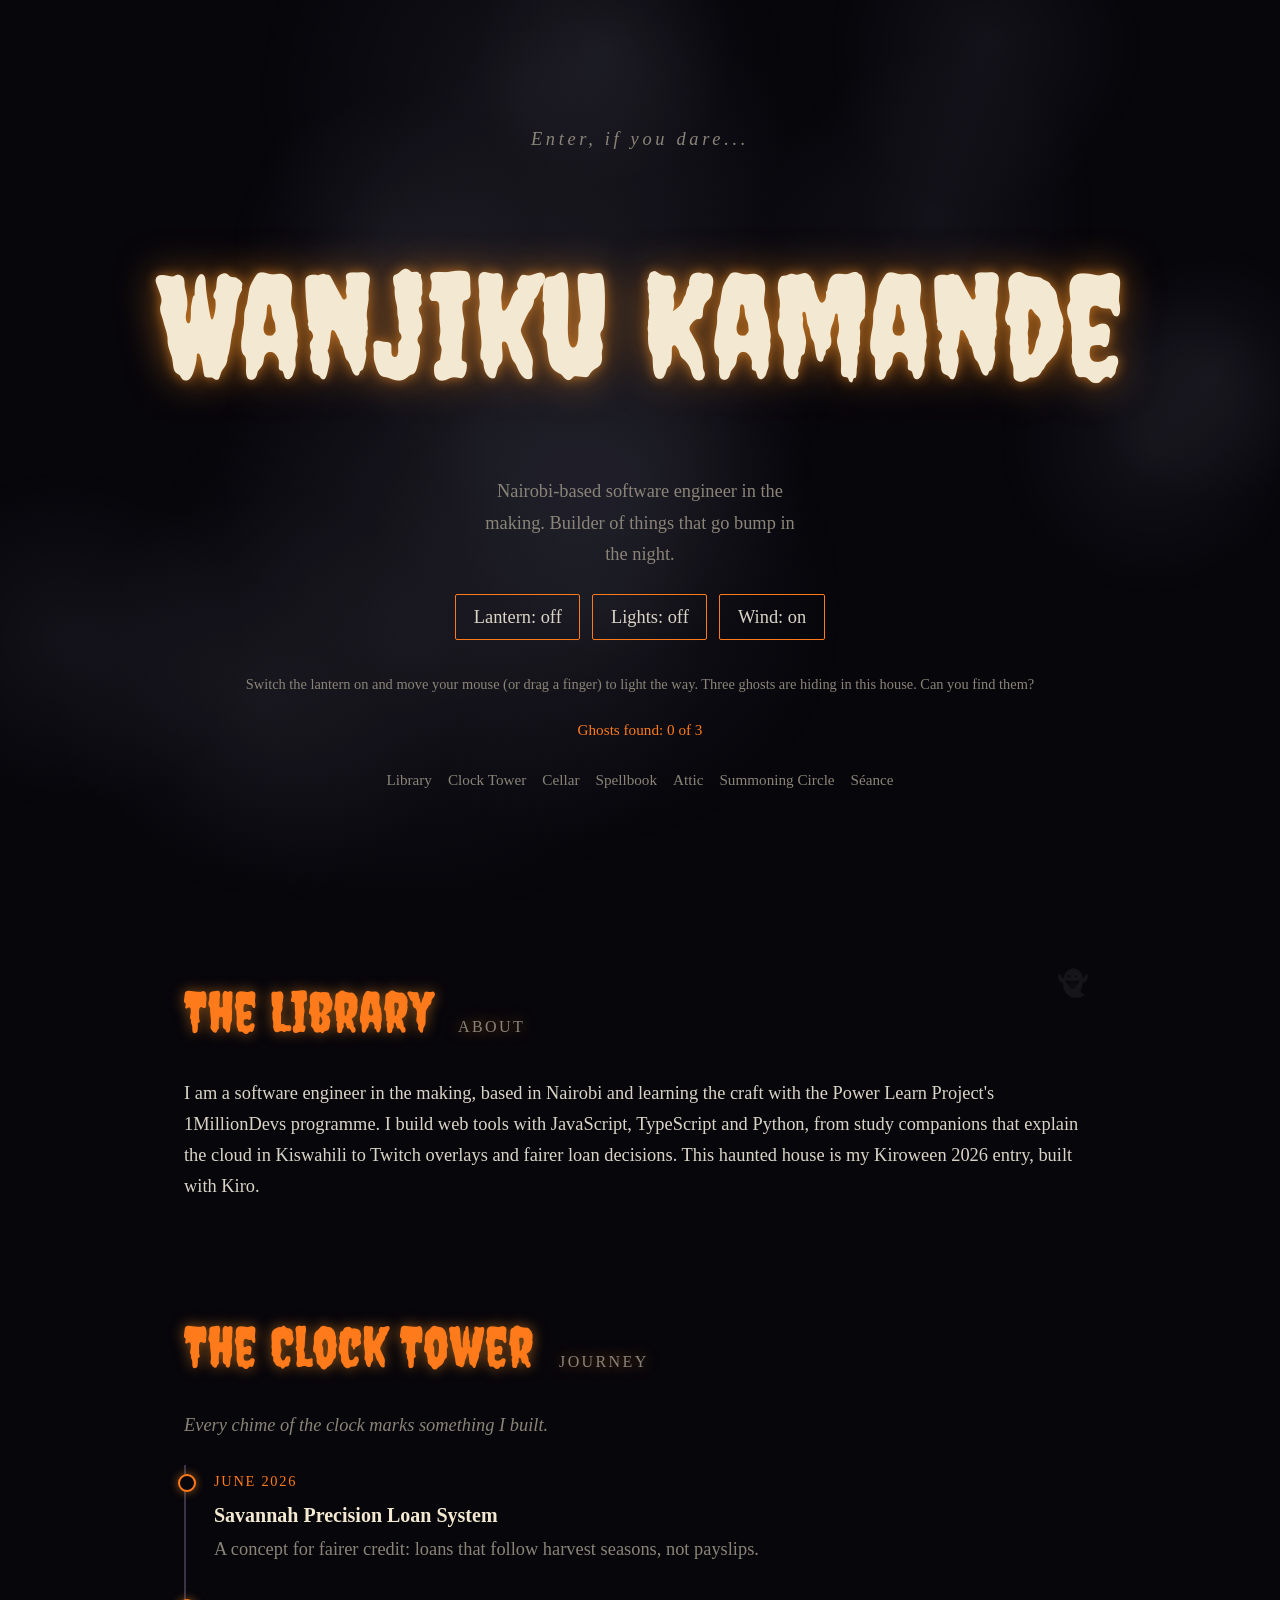
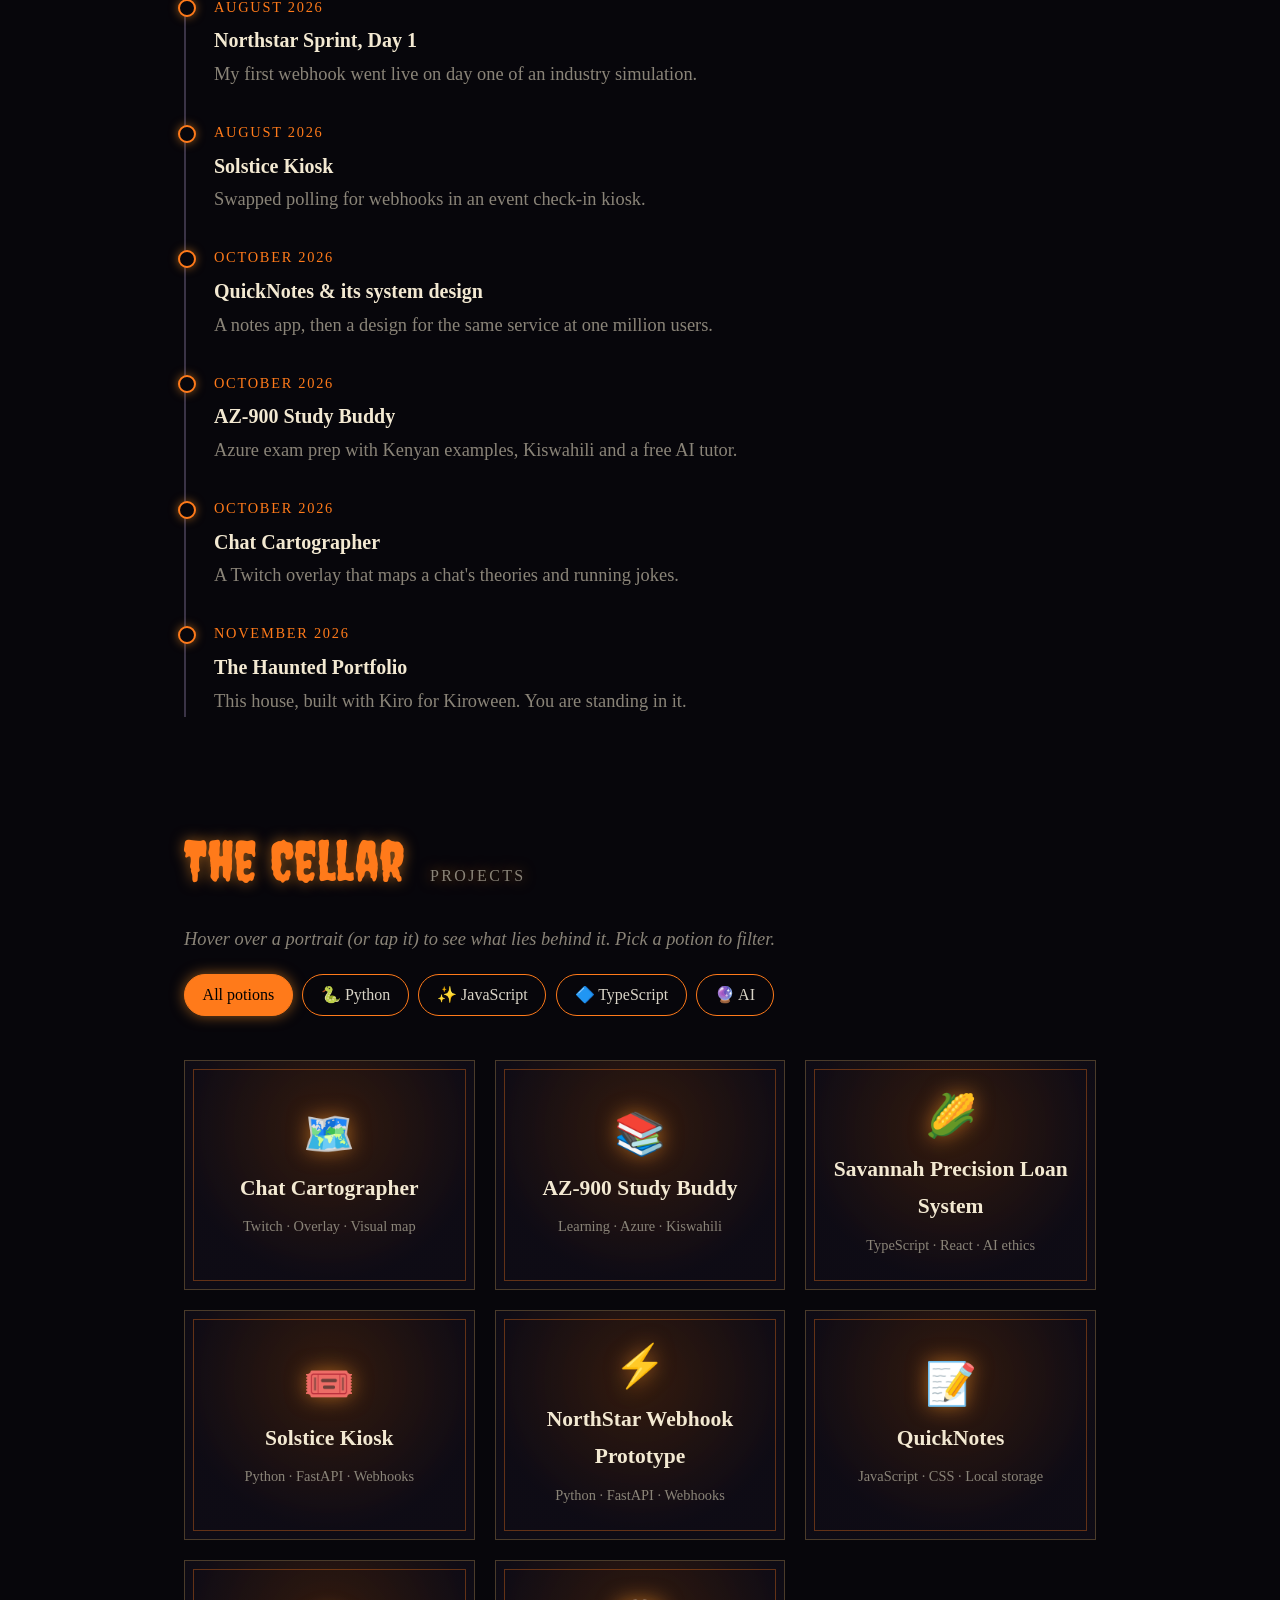
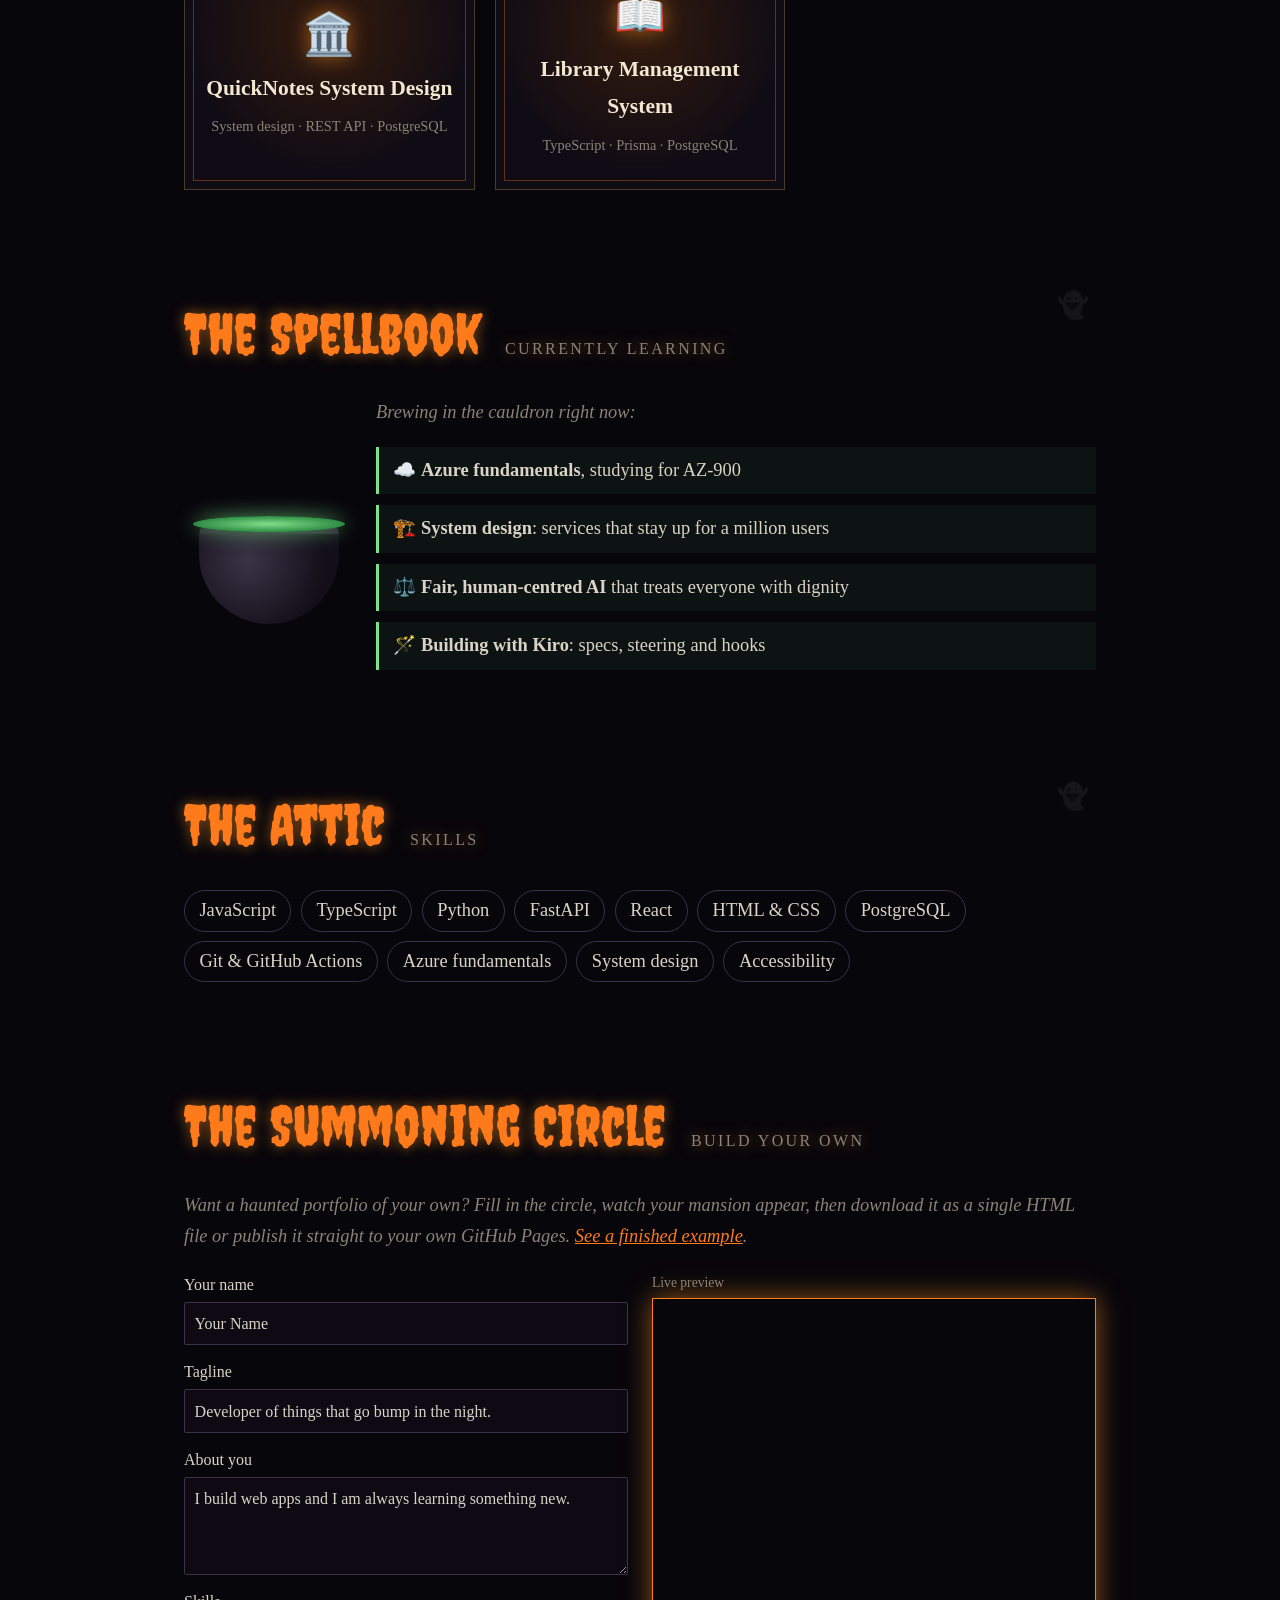
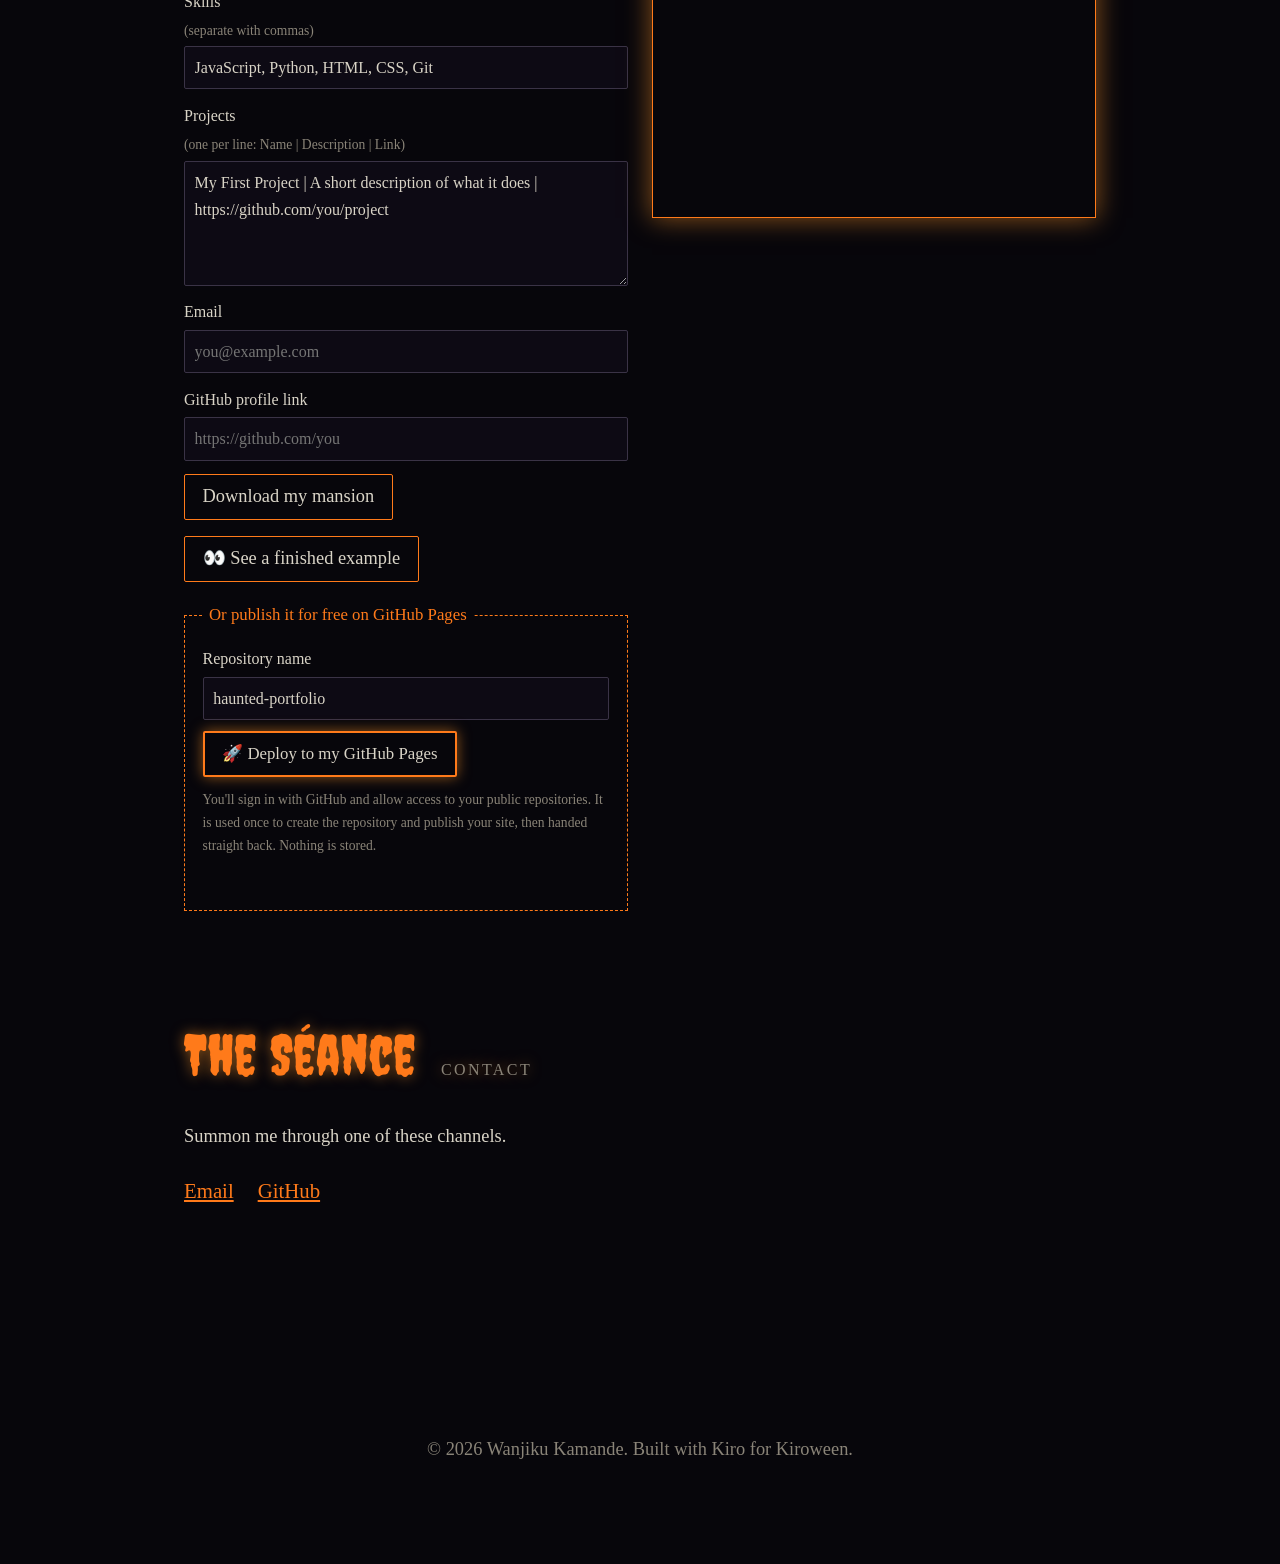
<file: index.html>
<!doctype html>
<html lang="en">
<head>
  <meta charset="utf-8">
  <meta name="viewport" content="width=device-width, initial-scale=1">
  <title>The Haunted Portfolio</title>
  <meta name="description" content="A haunted portfolio. Explore the rooms with your lantern, hunt for hidden ghosts, and summon a haunted mansion of your own.">
  <link rel="preconnect" href="https://fonts.googleapis.com">
  <link rel="preconnect" href="https://fonts.gstatic.com" crossorigin>
  <link href="https://fonts.googleapis.com/css2?family=Creepster&family=IM+Fell+English:ital@0;1&display=swap" rel="stylesheet">
  <link rel="stylesheet" href="styles.css">
</head>
<body class="lantern-off">
  <a class="skip" href="#rooms">Skip to content</a>
  <canvas id="fog" aria-hidden="true"></canvas>
  <div id="darkness" aria-hidden="true"></div>

  <header class="hero">
    <p class="whisper">Enter, if you dare...</p>
    <h1 class="flicker">Wanjiku Kamande</h1>
    <p class="tagline">Nairobi-based software engineer in the making. Builder of things that go bump in the night.</p>
    <div class="controls">
      <button id="lantern-toggle" type="button" aria-pressed="false">Lantern: off</button>
      <button id="lights-toggle" type="button" aria-pressed="false">Lights: off</button>
      <button id="sound-toggle" type="button" aria-pressed="true">Wind: on</button>
    </div>
    <p class="hint">Switch the lantern on and move your mouse (or drag a finger) to light the way. Three ghosts are hiding in this house. Can you find them?</p>
    <p class="ghost-count" id="ghost-count" aria-live="polite">Ghosts found: 0 of 3</p>
    <nav class="map" aria-label="Rooms of the house">
      <a href="#r1">Library</a><a href="#r2">Clock Tower</a><a href="#r3">Cellar</a><a href="#r4">Spellbook</a>
      <a href="#r5">Attic</a><a href="#r6">Summoning Circle</a><a href="#r7">Séance</a>
    </nav>
  </header>

  <main id="rooms">
    <section class="room" aria-labelledby="r1">
      <h2 id="r1">The Library <small>About</small></h2>
      <p>I am a software engineer in the making, based in Nairobi and learning the craft with the Power Learn Project's 1MillionDevs programme. I build web tools with JavaScript, TypeScript and Python, from study companions that explain the cloud in Kiswahili to Twitch overlays and fairer loan decisions. This haunted house is my Kiroween 2026 entry, built with Kiro.</p>
      <button class="hidden-ghost" type="button" data-ghost="library" aria-label="Something is hiding behind the bookshelf">👻</button>
    </section>

    <section class="room" aria-labelledby="r2">
      <h2 id="r2">The Clock Tower <small>Journey</small></h2>
      <p class="room-intro">Every chime of the clock marks something I built.</p>
      <ol class="timeline">
        <li><time datetime="2026-06">June 2026</time><h3>Savannah Precision Loan System</h3><p>A concept for fairer credit: loans that follow harvest seasons, not payslips.</p></li>
        <li><time datetime="2026-08">August 2026</time><h3>Northstar Sprint, Day 1</h3><p>My first webhook went live on day one of an industry simulation.</p></li>
        <li><time datetime="2026-08">August 2026</time><h3>Solstice Kiosk</h3><p>Swapped polling for webhooks in an event check-in kiosk.</p></li>
        <li><time datetime="2026-10">October 2026</time><h3>QuickNotes &amp; its system design</h3><p>A notes app, then a design for the same service at one million users.</p></li>
        <li><time datetime="2026-10">October 2026</time><h3>AZ-900 Study Buddy</h3><p>Azure exam prep with Kenyan examples, Kiswahili and a free AI tutor.</p></li>
        <li><time datetime="2026-10">October 2026</time><h3>Chat Cartographer</h3><p>A Twitch overlay that maps a chat's theories and running jokes.</p></li>
        <li><time datetime="2026-11">November 2026</time><h3>The Haunted Portfolio</h3><p>This house, built with Kiro for Kiroween. You are standing in it.</p></li>
      </ol>
    </section>

    <section class="room" aria-labelledby="r3">
      <h2 id="r3">The Cellar <small>Projects</small></h2>
      <p class="room-intro">Hover over a portrait (or tap it) to see what lies behind it. Pick a potion to filter.</p>
      <div class="potions" role="group" aria-label="Filter projects by technology">
        <button type="button" class="potion" data-filter="all" aria-pressed="true">All potions</button>
        <button type="button" class="potion" data-filter="python" aria-pressed="false">🐍 Python</button>
        <button type="button" class="potion" data-filter="javascript" aria-pressed="false">✨ JavaScript</button>
        <button type="button" class="potion" data-filter="typescript" aria-pressed="false">🔷 TypeScript</button>
        <button type="button" class="potion" data-filter="ai" aria-pressed="false">🔮 AI</button>
      </div>
      <p class="filter-status" id="filter-status" aria-live="polite"></p>
      <div class="grid">
        <article class="card flip" data-tags="javascript">
          <div class="flip-inner">
            <div class="face front"><span class="portrait" aria-hidden="true">🗺️</span><h3>Chat Cartographer</h3><p class="tags">Twitch · Overlay · Visual map</p></div>
            <div class="face back"><p>A Twitch chat and overlay tool that collects viewer theories, discoveries and running jokes into a shared visual map.</p>
              <p class="links-row"><a href="https://wanjikuk60.github.io/Chat-Cartographer/" rel="noopener">Visit live site</a> · <a href="https://github.com/WanjikuK60/Chat-Cartographer" rel="noopener">View source</a></p></div>
          </div>
        </article>
        <article class="card flip" data-tags="javascript python ai">
          <div class="flip-inner">
            <div class="face front"><span class="portrait" aria-hidden="true">📚</span><h3>AZ-900 Study Buddy</h3><p class="tags">Learning · Azure · Kiswahili</p></div>
            <div class="face back"><p>An unofficial AZ-900 study companion with Kiswahili support, Kenyan examples, original practice questions and a free AI tutor.</p>
              <p class="links-row"><a href="https://wanjikuk60.github.io/AZ-900-Study-Buddy/" rel="noopener">Visit live site</a> · <a href="https://github.com/WanjikuK60/AZ-900-Study-Buddy" rel="noopener">View source</a></p></div>
          </div>
        </article>
        <article class="card flip" data-tags="typescript ai">
          <div class="flip-inner">
            <div class="face front"><span class="portrait" aria-hidden="true">🌽</span><h3>Savannah Precision Loan System</h3><p class="tags">TypeScript · React · AI ethics</p></div>
            <div class="face back"><p>A loan-decision framework for informal market vendors in East Africa: harvest-aware repayment, bias audits and human-in-the-loop AI agents.</p>
              <p class="links-row"><a href="https://wanjikuk60.github.io/savannah-loan-system/" rel="noopener">Visit live site</a> · <a href="https://github.com/WanjikuK60/savannah-loan-system" rel="noopener">View source</a></p></div>
          </div>
        </article>
        <article class="card flip" data-tags="python">
          <div class="flip-inner">
            <div class="face front"><span class="portrait" aria-hidden="true">🎟️</span><h3>Solstice Kiosk</h3><p class="tags">Python · FastAPI · Webhooks</p></div>
            <div class="face back"><p>A FastAPI event check-in kiosk that replaces polling with an asynchronous webhook flow.</p>
              <p class="links-row"><a href="https://wanjikuk60.github.io/Solstice-Kiosk/" rel="noopener">Visit live site</a> · <a href="https://github.com/WanjikuK60/Solstice-Kiosk" rel="noopener">View source</a></p></div>
          </div>
        </article>
        <article class="card flip" data-tags="python">
          <div class="flip-inner">
            <div class="face front"><span class="portrait" aria-hidden="true">⚡</span><h3>NorthStar Webhook Prototype</h3><p class="tags">Python · FastAPI · Webhooks</p></div>
            <div class="face back"><p>My Day 1 build for the Northstar Sprint industry simulation: a FastAPI webhook receiver with a chat-style tester, input validation and tests.</p>
              <p class="links-row"><a href="https://wanjikuk60.github.io/northstar-day1-webhook/" rel="noopener">Visit live site</a> · <a href="https://github.com/WanjikuK60/northstar-day1-webhook" rel="noopener">View source</a></p></div>
          </div>
        </article>
        <article class="card flip" data-tags="javascript">
          <div class="flip-inner">
            <div class="face front"><span class="portrait" aria-hidden="true">📝</span><h3>QuickNotes</h3><p class="tags">JavaScript · CSS · Local storage</p></div>
            <div class="face back"><p>A lightweight note-taking app with categories, search and notes saved in local storage, usable by keyboard and screen reader.</p>
              <p class="links-row"><a href="https://wanjikuk60.github.io/quicknotes-app/" rel="noopener">Visit live site</a> · <a href="https://github.com/WanjikuK60/quicknotes-app" rel="noopener">View source</a></p></div>
          </div>
        </article>
        <article class="card flip" data-tags="javascript">
          <div class="flip-inner">
            <div class="face front"><span class="portrait" aria-hidden="true">🏛️</span><h3>QuickNotes System Design</h3><p class="tags">System design · REST API · PostgreSQL</p></div>
            <div class="face back"><p>A system design for an online notes service for 1 million users: REST API, PostgreSQL data model, capacity estimate and architecture, plus a browser API client.</p>
              <p class="links-row"><a href="https://wanjikuk60.github.io/quicknotes-system-design/" rel="noopener">Visit live site</a> · <a href="https://github.com/WanjikuK60/quicknotes-system-design" rel="noopener">View source</a></p></div>
          </div>
        </article>
        <article class="card flip" data-tags="typescript">
          <div class="flip-inner">
            <div class="face front"><span class="portrait" aria-hidden="true">📖</span><h3>Library Management System</h3><p class="tags">TypeScript · Prisma · PostgreSQL</p></div>
            <div class="face back"><p>A library catalog API with patron and librarian roles, borrow requests, reading lists and space bookings.</p>
              <p class="links-row"><a href="https://github.com/WanjikuK60/library-management-system" rel="noopener">View source</a></p></div>
          </div>
        </article>
      </div>
    </section>

    <section class="room" aria-labelledby="r4">
      <h2 id="r4">The Spellbook <small>Currently learning</small></h2>
      <div class="spellbook">
        <div class="cauldron" aria-hidden="true">
          <span class="bubble b1"></span><span class="bubble b2"></span><span class="bubble b3"></span><span class="bubble b4"></span>
          <div class="pot"></div>
        </div>
        <div>
          <p class="room-intro">Brewing in the cauldron right now:</p>
          <ul class="ingredients">
            <li><span aria-hidden="true">☁️</span> <strong>Azure fundamentals</strong>, studying for AZ-900</li>
            <li><span aria-hidden="true">🏗️</span> <strong>System design</strong>: services that stay up for a million users</li>
            <li><span aria-hidden="true">⚖️</span> <strong>Fair, human-centred AI</strong> that treats everyone with dignity</li>
            <li><span aria-hidden="true">🪄</span> <strong>Building with Kiro</strong>: specs, steering and hooks</li>
          </ul>
        </div>
      </div>
      <button class="hidden-ghost" type="button" data-ghost="spellbook" aria-label="Something is bubbling out of the cauldron">👻</button>
    </section>

    <section class="room" aria-labelledby="r5">
      <h2 id="r5">The Attic <small>Skills</small></h2>
      <ul class="skills">
        <li>JavaScript</li><li>TypeScript</li><li>Python</li><li>FastAPI</li><li>React</li><li>HTML &amp; CSS</li>
        <li>PostgreSQL</li><li>Git &amp; GitHub Actions</li><li>Azure fundamentals</li><li>System design</li><li>Accessibility</li>
      </ul>
      <button class="hidden-ghost" type="button" data-ghost="attic" aria-label="Something is hiding in the rafters">👻</button>
    </section>

    <section class="room" aria-labelledby="r6">
      <h2 id="r6">The Summoning Circle <small>Build your own</small></h2>
      <p class="room-intro">Want a haunted portfolio of your own? Fill in the circle, watch your mansion appear, then download it as a single HTML file or publish it straight to your own GitHub Pages. <a href="demo/">See a finished example</a>.</p>
      <div class="builder">
        <form id="builder-form" novalidate>
          <label>Your name <input name="name" maxlength="60" required value="Your Name"></label>
          <label>Tagline <input name="tagline" maxlength="120" value="Developer of things that go bump in the night."></label>
          <label>About you <textarea name="about" rows="3" maxlength="600">I build web apps and I am always learning something new.</textarea></label>
          <label>Skills <span class="field-hint">(separate with commas)</span> <input name="skills" maxlength="300" value="JavaScript, Python, HTML, CSS, Git"></label>
          <label>Projects <span class="field-hint">(one per line: Name | Description | Link)</span>
            <textarea name="projects" rows="4" maxlength="2000">My First Project | A short description of what it does | https://github.com/you/project</textarea></label>
          <label>Email <input name="email" type="email" maxlength="120" placeholder="you@example.com"></label>
          <label>GitHub profile link <input name="github" type="url" maxlength="200" placeholder="https://github.com/you"></label>
          <div class="builder-actions">
            <button type="submit">Download my mansion</button>
            <a class="button-link" href="demo/">👀 See a finished example</a>
            <span class="builder-status" id="builder-status" aria-live="polite"></span>
          </div>
          <fieldset class="deploy">
            <legend>Or publish it for free on GitHub Pages</legend>
            <label>Repository name <input id="deploy-repo" name="repo" maxlength="100" value="haunted-portfolio" autocomplete="off" spellcheck="false"></label>
            <button type="button" id="deploy-button" class="deploy-button">🚀 Deploy to my GitHub Pages</button>
            <p class="field-hint">You'll sign in with GitHub and allow access to your public repositories. It is used once to create the repository and publish your site, then handed straight back. Nothing is stored.</p>
            <ol class="deploy-steps" id="deploy-steps" hidden></ol>
            <p class="deploy-result" id="deploy-result" aria-live="polite"></p>
          </fieldset>
        </form>
        <div class="preview-frame">
          <p class="field-hint">Live preview</p>
          <iframe id="builder-preview" title="Preview of your haunted portfolio" sandbox="allow-scripts"></iframe>
        </div>
      </div>
    </section>

    <section class="room" aria-labelledby="r7">
      <h2 id="r7">The Séance <small>Contact</small></h2>
      <p>Summon me through one of these channels.</p>
      <p class="links">
        <a href="mailto:kamandewanjiku60@gmail.com">Email</a>
        <a href="https://github.com/WanjikuK60" rel="noopener">GitHub</a>
      </p>
    </section>
  </main>

  <footer><p>© 2026 Wanjiku Kamande. Built with Kiro for Kiroween.</p></footer>

  <div id="ghost" aria-hidden="true">👻</div>
  <div class="secret" id="secret" role="dialog" aria-modal="true" aria-labelledby="secret-title" hidden>
    <div class="secret-box">
      <p class="whisper">The house falls silent...</p>
      <h2 id="secret-title">You found all three ghosts!</h2>
      <p>Thank you for exploring every corner of my haunted house. Here is the secret: every project in it was built while I was still learning, and I am only just getting started.</p>
      <p>If you made it this far, I would love to hear from you: <a href="mailto:kamandewanjiku60@gmail.com">kamandewanjiku60@gmail.com</a></p>
      <button type="button" id="secret-close">Close</button>
    </div>
  </div>
  <script src="script.js"></script>
  <script src="builder.js"></script>
  <script src="deploy.js"></script>
</body>
</html>
</file>
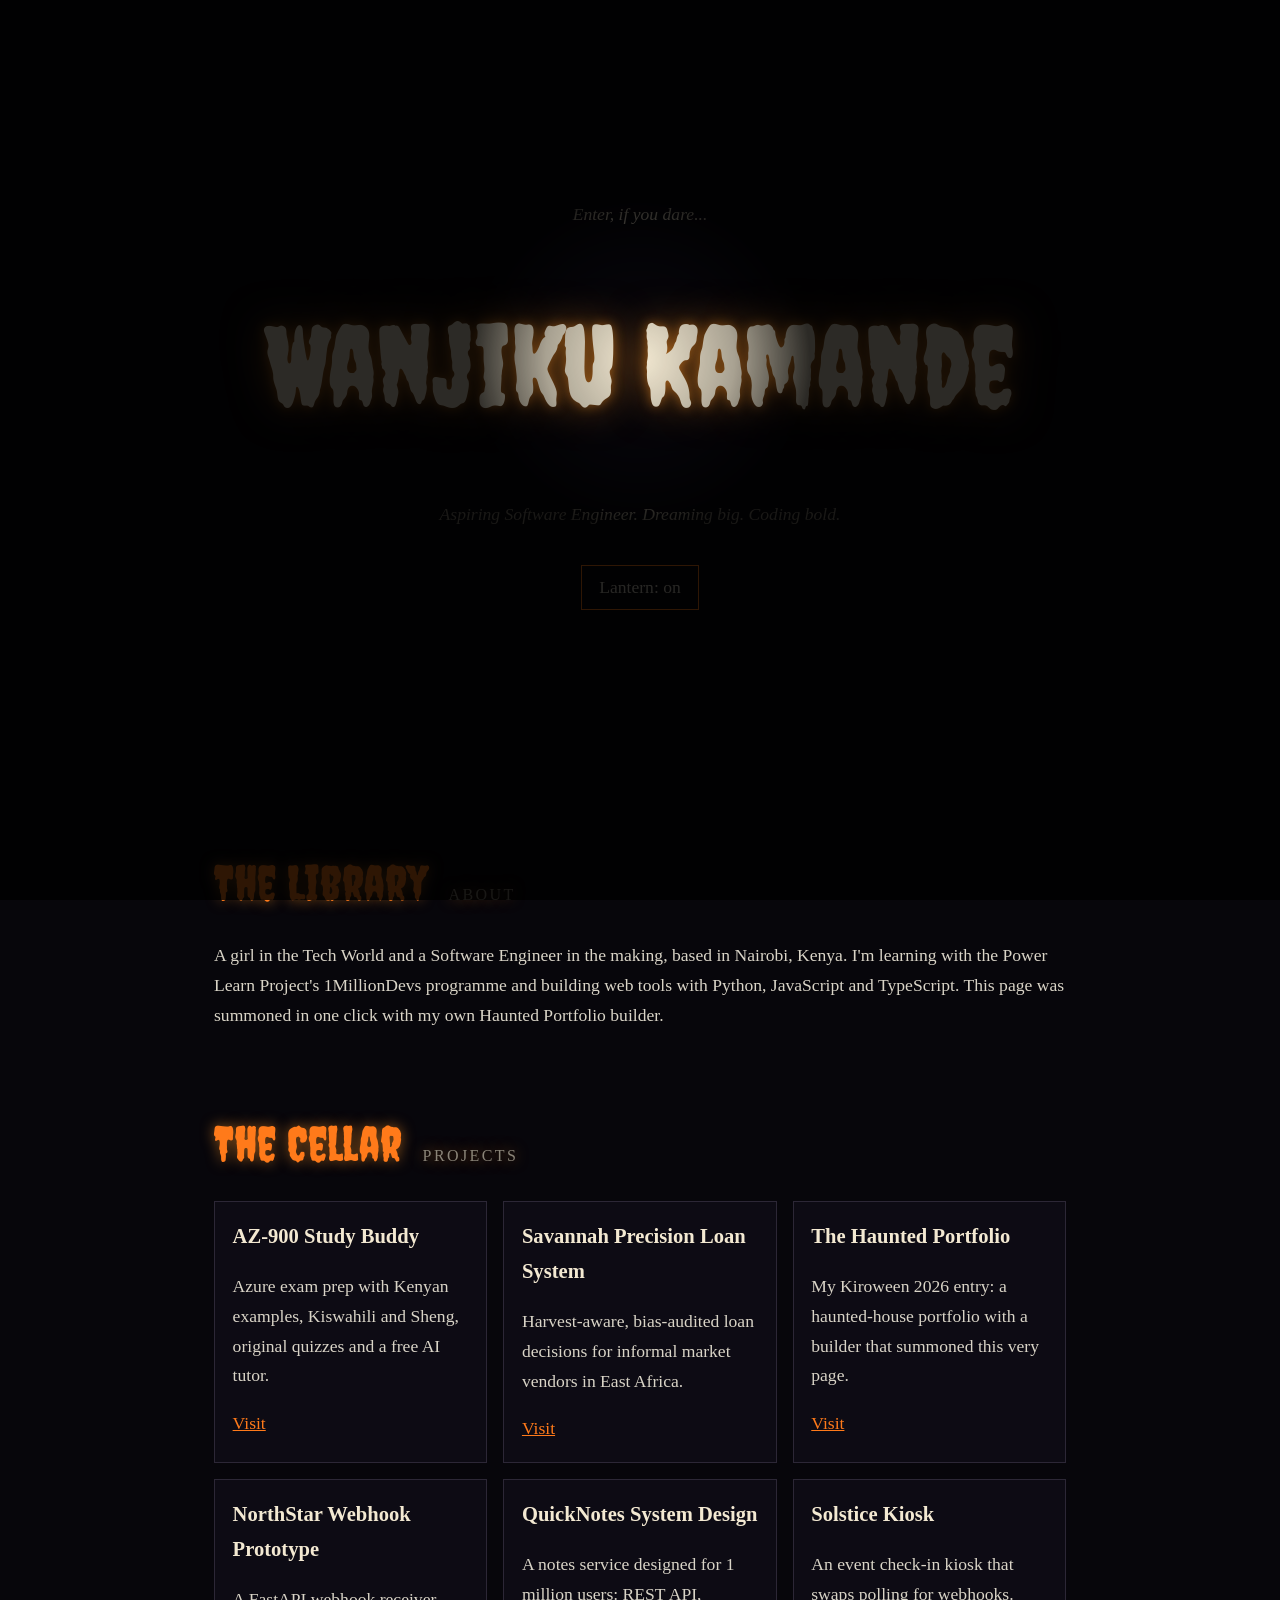
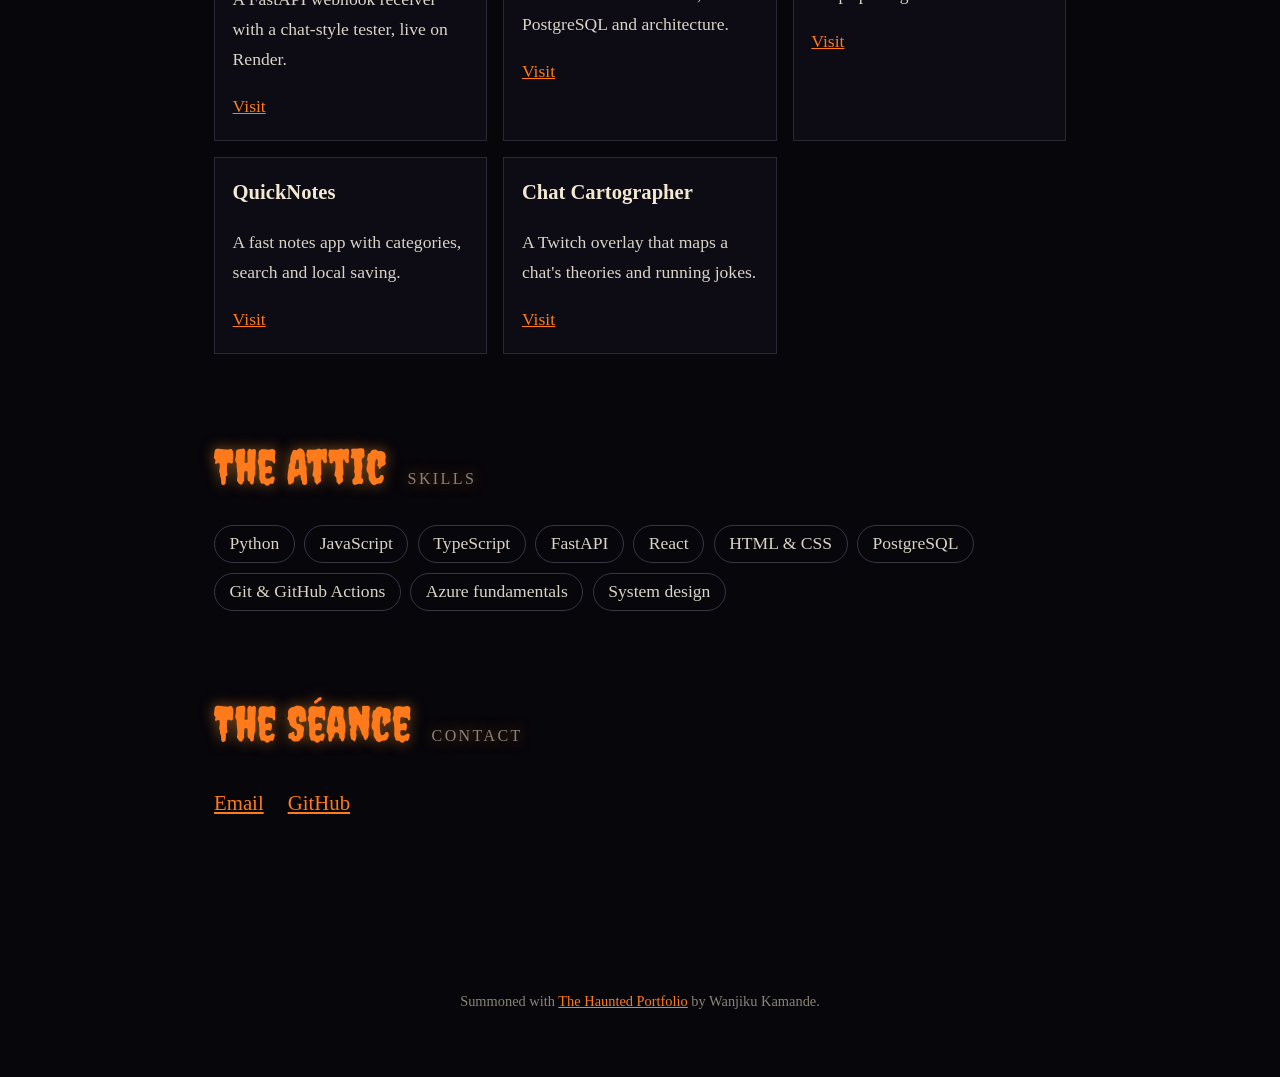
<file: demo/index.html>
<!doctype html>
<html lang="en">
<head>
<meta charset="utf-8">
<meta name="viewport" content="width=device-width, initial-scale=1">
<title>Wanjiku Kamande | Haunted Portfolio</title>
<link href="https://fonts.googleapis.com/css2?family=Creepster&family=IM+Fell+English:ital@0;1&display=swap" rel="stylesheet">
<style>
  :root { --bg: #07060b; --ink: #d9d4c7; --dim: #8a8478; --accent: #ff7a1a; --glow: rgba(255,150,40,.55); --r: 170px; }
  * { box-sizing: border-box; }
  body { margin: 0; background: var(--bg); color: var(--ink); font-family: "IM Fell English", Georgia, serif; font-size: 1.1rem; line-height: 1.7; }
  #darkness { position: fixed; inset: 0; z-index: 50; pointer-events: none;
    background: radial-gradient(circle var(--r) at var(--x,50%) var(--y,40%), transparent 0%, rgba(0,0,0,.3) 55%, rgba(0,0,0,.82) 100%); transition: opacity .4s; }
  body.lit #darkness { opacity: 0; }
  header { min-height: 90vh; display: grid; place-content: center; text-align: center; padding: 2rem; }
  h1 { font-family: Creepster, cursive; font-weight: 400; font-size: clamp(3rem, 11vw, 7rem); margin: .2em 0; color: #f3e9d2;
    text-shadow: 0 0 12px var(--glow), 0 0 40px var(--glow); animation: flicker 5s infinite; }
  @keyframes flicker { 0%,18%,22%,62%,64%,100% { opacity: 1; } 20%,63% { opacity: .35; } 21% { opacity: .8; } }
  .whisper, .tagline { color: var(--dim); font-style: italic; }
  button { font: inherit; color: var(--ink); background: transparent; border: 1px solid var(--accent); padding: .4rem 1.1rem; cursor: pointer; }
  button:hover, button:focus-visible { background: var(--accent); color: #000; }
  main { max-width: 900px; margin: 0 auto; padding: 2rem 1.5rem 4rem; }
  section { margin-bottom: 4.5rem; }
  h2 { font-family: Creepster, cursive; font-weight: 400; font-size: clamp(2rem, 6vw, 3rem); color: var(--accent); margin: 0 0 1rem; text-shadow: 0 0 14px var(--glow); }
  h2 small { font-family: "IM Fell English", serif; font-size: 1rem; color: var(--dim); margin-left: .6rem; letter-spacing: .15em; text-transform: uppercase; }
  .grid { display: grid; gap: 1rem; grid-template-columns: repeat(auto-fit, minmax(230px, 1fr)); }
  .card { border: 1px solid #2c2736; background: rgba(15,12,22,.85); padding: 1.1rem; transition: transform .3s, box-shadow .3s, border-color .3s; }
  .card:hover, .card:focus-within { transform: translateY(-4px) rotate(-.4deg); border-color: var(--accent); box-shadow: 0 0 25px var(--glow); }
  .card h3 { margin: 0 0 .3rem; color: #f3e9d2; }
  .skills { list-style: none; display: flex; flex-wrap: wrap; gap: .6rem; padding: 0; }
  .skills li { border: 1px solid #3a3346; padding: .2rem .9rem; border-radius: 99px; }
  a { color: var(--accent); }
  a:focus-visible, button:focus-visible { outline: 2px solid #fff; outline-offset: 3px; }
  .links { display: flex; gap: 1.5rem; font-size: 1.3rem; }
  footer { text-align: center; color: var(--dim); padding: 2rem 1rem 4rem; font-size: .9rem; }
.toast { position: fixed; left: 50%; bottom: 1.5rem; z-index: 100; transform: translate(-50%, 1rem); max-width: calc(100% - 2rem);
  background: #120f19; color: #f3e9d2; border: 1px solid var(--accent); box-shadow: 0 0 20px var(--glow); padding: .6rem 1.1rem;
  font-size: 1rem; opacity: 0; pointer-events: none; transition: opacity .3s, transform .3s; }
.toast.show { opacity: 1; transform: translate(-50%, 0); }
  @media (prefers-reduced-motion: reduce) { h1 { animation: none; } .toast { transition: none; } }
</style>
</head>
<body>
<div id="darkness" aria-hidden="true"></div>
<header>
  <p class="whisper">Enter, if you dare...</p>
  <h1>Wanjiku Kamande</h1>
  <p class="tagline">Aspiring Software Engineer. Dreaming big. Coding bold.</p>
  <p><button id="lantern" type="button" aria-pressed="true">Lantern: on</button></p>
</header>
<main>
  <section aria-labelledby="a"><h2 id="a">The Library <small>About</small></h2><p>A girl in the Tech World and a Software Engineer in the making, based in Nairobi, Kenya. I&#39;m learning with the Power Learn Project&#39;s 1MillionDevs programme and building web tools with Python, JavaScript and TypeScript. This page was summoned in one click with my own Haunted Portfolio builder.</p></section>
  <section aria-labelledby="p"><h2 id="p">The Cellar <small>Projects</small></h2><div class="grid">
        <article class="card">
          <h3>AZ-900 Study Buddy</h3>
          <p>Azure exam prep with Kenyan examples, Kiswahili and Sheng, original quizzes and a free AI tutor.</p>
          <a href="https://wanjikuk60.github.io/AZ-900-Study-Buddy/" rel="noopener">Visit</a>
        </article>
        <article class="card">
          <h3>Savannah Precision Loan System</h3>
          <p>Harvest-aware, bias-audited loan decisions for informal market vendors in East Africa.</p>
          <a href="https://wanjikuk60.github.io/savannah-loan-system/" rel="noopener">Visit</a>
        </article>
        <article class="card">
          <h3>The Haunted Portfolio</h3>
          <p>My Kiroween 2026 entry: a haunted-house portfolio with a builder that summoned this very page.</p>
          <a href="https://wanjikuk60.github.io/Kiroween/" rel="noopener">Visit</a>
        </article>
        <article class="card">
          <h3>NorthStar Webhook Prototype</h3>
          <p>A FastAPI webhook receiver with a chat-style tester, live on Render.</p>
          <a href="https://wanjikuk60.github.io/northstar-day1-webhook/" rel="noopener">Visit</a>
        </article>
        <article class="card">
          <h3>QuickNotes System Design</h3>
          <p>A notes service designed for 1 million users: REST API, PostgreSQL and architecture.</p>
          <a href="https://wanjikuk60.github.io/quicknotes-system-design/" rel="noopener">Visit</a>
        </article>
        <article class="card">
          <h3>Solstice Kiosk</h3>
          <p>An event check-in kiosk that swaps polling for webhooks.</p>
          <a href="https://wanjikuk60.github.io/Solstice-Kiosk/" rel="noopener">Visit</a>
        </article>
        <article class="card">
          <h3>QuickNotes</h3>
          <p>A fast notes app with categories, search and local saving.</p>
          <a href="https://wanjikuk60.github.io/quicknotes-app/" rel="noopener">Visit</a>
        </article>
        <article class="card">
          <h3>Chat Cartographer</h3>
          <p>A Twitch overlay that maps a chat&#39;s theories and running jokes.</p>
          <a href="https://wanjikuk60.github.io/Chat-Cartographer/" rel="noopener">Visit</a>
        </article>
  </div></section>
  <section aria-labelledby="s"><h2 id="s">The Attic <small>Skills</small></h2><ul class="skills"><li>Python</li><li>JavaScript</li><li>TypeScript</li><li>FastAPI</li><li>React</li><li>HTML &amp; CSS</li><li>PostgreSQL</li><li>Git &amp; GitHub Actions</li><li>Azure fundamentals</li><li>System design</li></ul></section>
  <section aria-labelledby="c"><h2 id="c">The Séance <small>Contact</small></h2><p class="links"><a href="mailto:kamandewanjiku60@gmail.com">Email</a> <a href="https://github.com/WanjikuK60" rel="noopener">GitHub</a></p></section>
</main>
<footer>Summoned with <a href="https://wanjikuk60.github.io/Kiroween/" rel="noopener">The Haunted Portfolio</a> by Wanjiku Kamande.</footer>
<script>
  const root = document.documentElement;
  const move = (x, y) => { root.style.setProperty("--x", x + "px"); root.style.setProperty("--y", y + "px"); };
  addEventListener("pointermove", (e) => move(e.clientX, e.clientY), { passive: true });
  addEventListener("touchmove", (e) => { const t = e.touches[0]; if (t) move(t.clientX, t.clientY); }, { passive: true });
  move(innerWidth / 2, innerHeight * 0.4);
  const btn = document.getElementById("lantern");
  btn.addEventListener("click", () => {
    const lit = document.body.classList.toggle("lit");
    btn.textContent = "Lantern: " + (lit ? "off" : "on");
    btn.setAttribute("aria-pressed", String(!lit));
  });
  // Email links: mailto only works when an email app is set up, so open Gmail and copy the address instead
  const toast = document.createElement("div");
  toast.className = "toast"; toast.setAttribute("role", "status"); toast.setAttribute("aria-live", "polite");
  document.body.appendChild(toast);
  let toastTimer;
  const showToast = (text) => {
    toast.textContent = text; toast.classList.add("show");
    clearTimeout(toastTimer); toastTimer = setTimeout(() => toast.classList.remove("show"), 4000);
  };
  const copyText = async (text) => {
    try { await navigator.clipboard.writeText(text); return true; } catch { /* fall back below */ }
    const area = document.createElement("textarea");
    area.value = text; area.setAttribute("readonly", ""); area.style.position = "fixed"; area.style.opacity = "0";
    document.body.appendChild(area); area.select();
    let ok = false;
    try { ok = document.execCommand("copy"); } catch { ok = false; }
    area.remove();
    return ok;
  };
  document.querySelectorAll('a[href^="mailto:"]').forEach((link) => {
    link.addEventListener("click", async (event) => {
      const address = decodeURIComponent(link.getAttribute("href").slice(7).split("?")[0]);
      // Open a Gmail "New message" with the address filled in, and copy it for other email services
      event.preventDefault();
      window.open("https://mail.google.com/mail/?view=cm&fs=1&to=" + encodeURIComponent(address), "_blank", "noopener");
      showToast((await copyText(address)) ? "📋 Opening Gmail. Address copied too: " + address : "✉️ Email me at " + address);
    });
  });
</script>
</body>
</html>
</file>
<file: styles.css>
:root {
  --bg: #07060b;
  --ink: #d9d4c7;
  --dim: #8a8478;
  --accent: #ff7a1a;
  --glow: rgba(255, 150, 40, .55);
  --r: 170px; /* lantern radius, updated by script.js */
}
* { box-sizing: border-box; }
html { scroll-behavior: smooth; }
body {
  margin: 0; background: var(--bg); color: var(--ink);
  font-family: "IM Fell English", Georgia, serif; font-size: 1.15rem; line-height: 1.7;
  min-height: 100vh; overflow-x: hidden;
}
.skip { position: absolute; left: -999px; top: 0; background: var(--accent); color: #000; padding: .5rem 1rem; z-index: 100; }
.skip:focus { left: 0; }

#fog { position: fixed; inset: 0; width: 100%; height: 100%; z-index: 0; pointer-events: none; opacity: .5; }

/* Darkness layer with a lantern-shaped hole that follows the pointer */
#darkness {
  position: fixed; inset: 0; z-index: 50; pointer-events: none;
  background: radial-gradient(circle var(--r) at var(--x, 50%) var(--y, 40%),
    transparent 0%, rgba(0,0,0,.3) 55%, rgba(0,0,0,.82) 100%);
  transition: opacity .4s;
}
body.lantern-off #darkness { opacity: 0; }

.hero, main, footer { position: relative; z-index: 1; }
.hero { min-height: 100vh; display: grid; place-content: center; text-align: center; padding: 2rem; }
.whisper { color: var(--dim); font-style: italic; letter-spacing: .2em; }
h1 {
  font-family: Creepster, cursive; font-weight: 400; margin: .2em 0;
  font-size: clamp(3.5rem, 12vw, 9rem); color: #f3e9d2;
  text-shadow: 0 0 12px var(--glow), 0 0 40px var(--glow);
}
.flicker { animation: flicker 5s infinite; }
@keyframes flicker {
  0%, 18%, 22%, 62%, 64%, 100% { opacity: 1; }
  20%, 63% { opacity: .35; }
  21% { opacity: .8; }
}
.tagline { color: var(--dim); max-width: 34ch; margin: 0 auto 1.5rem; }
.controls { display: flex; gap: .75rem; justify-content: center; flex-wrap: wrap; }
button {
  font: inherit; color: var(--ink); background: transparent;
  border: 1px solid var(--accent); padding: .4rem 1.1rem; cursor: pointer; border-radius: 2px;
}
button:hover, button:focus-visible { background: var(--accent); color: #000; }
.hint { color: var(--dim); font-size: .9rem; margin-top: 2rem; }

main { max-width: 960px; margin: 0 auto; padding: 4rem 1.5rem; }
.room { margin-bottom: 6rem; opacity: 0; transform: translateY(30px); transition: opacity 1.2s, transform 1.2s; }
.room.seen { opacity: 1; transform: none; }
h2 { font-family: Creepster, cursive; font-weight: 400; font-size: clamp(2rem, 6vw, 3.5rem); color: var(--accent); margin: 0 0 1rem; text-shadow: 0 0 14px var(--glow); }
h2 small { font-family: "IM Fell English", serif; font-size: 1rem; color: var(--dim); margin-left: .75rem; letter-spacing: .15em; text-transform: uppercase; }

.grid { display: grid; gap: 1.25rem; grid-template-columns: repeat(auto-fit, minmax(250px, 1fr)); }
.card { border: 1px solid #2c2736; background: rgba(15, 12, 22, .8); padding: 1.25rem; transition: transform .3s, box-shadow .3s, border-color .3s; }
.card:hover, .card:focus-within { transform: translateY(-4px) rotate(-.4deg); border-color: var(--accent); box-shadow: 0 0 25px var(--glow); }
.card h3 { margin: 0 0 .25rem; color: #f3e9d2; }
.tags { color: var(--dim); font-size: .9rem; margin: .25rem 0 .75rem; }
a { color: var(--accent); }
a:focus-visible, button:focus-visible { outline: 2px solid #fff; outline-offset: 3px; }

.skills { list-style: none; display: flex; flex-wrap: wrap; gap: .6rem; padding: 0; }
.skills li { border: 1px solid #3a3346; padding: .25rem .9rem; border-radius: 99px; }
.skills li:hover { border-color: var(--accent); box-shadow: 0 0 12px var(--glow); }
.links { display: flex; gap: 1.5rem; flex-wrap: wrap; font-size: 1.3rem; }
footer { text-align: center; color: var(--dim); padding: 3rem 1rem 5rem; }

#ghost {
  position: fixed; z-index: 60; font-size: 3rem; left: -100px; top: 30%; pointer-events: none;
  opacity: 0; filter: drop-shadow(0 0 12px #fff);
}
#ghost.fly { animation: fly 7s linear; }
@keyframes fly {
  0% { left: -100px; opacity: 0; transform: translateY(0); }
  15%, 85% { opacity: .55; }
  50% { transform: translateY(-60px); }
  100% { left: 105vw; opacity: 0; transform: translateY(20px); }
}

/* ---------- Room map, intro text ---------- */
.ghost-count { color: var(--accent); font-size: .95rem; margin: .4rem 0 0; }
.map { display: flex; flex-wrap: wrap; gap: .4rem 1rem; justify-content: center; margin-top: 1.5rem; font-size: .95rem; }
.map a { color: var(--dim); text-decoration: none; border-bottom: 1px dashed transparent; }
.map a:hover, .map a:focus-visible { color: var(--accent); border-bottom-color: var(--accent); }
.room { position: relative; }
.room-intro { color: var(--dim); font-style: italic; margin-top: 0; }

/* ---------- The Clock Tower: timeline ---------- */
.timeline { list-style: none; margin: 1.5rem 0 0; padding: 0 0 0 1.75rem; border-left: 2px solid #3a3346; }
.timeline li { position: relative; margin: 0 0 1.6rem; }
.timeline li::before {
  content: ""; position: absolute; left: calc(-1.75rem - 8px); top: .55rem;
  width: 14px; height: 14px; border-radius: 50%; background: var(--bg); border: 2px solid var(--accent);
  box-shadow: 0 0 10px var(--glow);
}
.timeline time { color: var(--accent); font-size: .9rem; letter-spacing: .12em; text-transform: uppercase; }
.timeline h3 { margin: .1rem 0; color: #f3e9d2; font-size: 1.25rem; }
.timeline p { margin: 0; color: var(--dim); }

/* ---------- The Cellar: potion filters and flipping portraits ---------- */
.potions { display: flex; flex-wrap: wrap; gap: .6rem; margin-bottom: .5rem; }
.potion { border-radius: 99px; font-size: 1rem; }
.potion[aria-pressed="true"] { background: var(--accent); color: #000; box-shadow: 0 0 14px var(--glow); }
.filter-status { color: var(--dim); font-size: .9rem; min-height: 1.4em; margin: 0 0 1rem; }
.card.flip { padding: 0; border: 0; background: transparent; perspective: 1000px; min-height: 230px; cursor: pointer; }
.card.flip:hover, .card.flip:focus-within { transform: none; box-shadow: none; }
.flip-inner { position: relative; width: 100%; height: 100%; min-height: 230px; transition: transform .7s cubic-bezier(.2,.8,.2,1); transform-style: preserve-3d; }
.card.flip:hover .flip-inner, .card.flip:focus-within .flip-inner, .card.flip.flipped .flip-inner { transform: rotateY(180deg); }
.face {
  position: absolute; inset: 0; padding: 1.25rem; backface-visibility: hidden; -webkit-backface-visibility: hidden;
  border: 1px solid #2c2736; background: rgba(15, 12, 22, .92);
}
.face.front { display: flex; flex-direction: column; justify-content: center; align-items: center; text-align: center;
  background: radial-gradient(circle at 50% 30%, rgba(255,122,26,.18), rgba(15,12,22,.95) 70%); border-color: #4a3b2a; }
.face.front::after { content: ""; position: absolute; inset: 8px; border: 1px solid rgba(255,122,26,.35); pointer-events: none; }
.portrait { font-size: 2.6rem; filter: drop-shadow(0 0 10px var(--glow)); }
.face.back { transform: rotateY(180deg); border-color: var(--accent); box-shadow: 0 0 25px var(--glow); display: flex; flex-direction: column; justify-content: space-between; font-size: 1rem; }
.face.back p { margin: 0 0 .75rem; }
.card.flip.is-hidden { display: none; }

/* ---------- The Spellbook: cauldron ---------- */
.spellbook { display: grid; grid-template-columns: 160px 1fr; gap: 2rem; align-items: center; }
.cauldron { position: relative; width: 150px; height: 170px; margin-left: 10px; }
.pot { position: absolute; bottom: 0; left: 5px; width: 140px; height: 100px; border-radius: 10px 10px 70px 70px;
  background: radial-gradient(circle at 35% 30%, #3a3346, #120f18 70%); border-top: 10px solid #2a2433; }
.pot::before { content: ""; position: absolute; top: -18px; left: -6px; right: -6px; height: 16px; border-radius: 50%;
  background: radial-gradient(ellipse at center, #7fe08a, #2f8c45 70%); box-shadow: 0 0 20px rgba(127,224,138,.7); }
.bubble { position: absolute; bottom: 90px; width: 14px; height: 14px; border-radius: 50%; background: rgba(127,224,138,.75);
  box-shadow: 0 0 12px rgba(127,224,138,.8); animation: bubble 3s ease-in infinite; opacity: 0; }
.b1 { left: 30px; } .b2 { left: 62px; animation-delay: .8s; width: 10px; height: 10px; }
.b3 { left: 90px; animation-delay: 1.6s; } .b4 { left: 112px; animation-delay: 2.3s; width: 8px; height: 8px; }
@keyframes bubble { 0% { transform: translateY(0) scale(.6); opacity: 0; } 20% { opacity: 1; } 100% { transform: translateY(-80px) scale(1.2); opacity: 0; } }
.ingredients { list-style: none; padding: 0; margin: 0; }
.ingredients li { margin: 0 0 .7rem; padding: .5rem .9rem; border-left: 3px solid #7fe08a; background: rgba(127,224,138,.06); }

/* ---------- Hidden ghosts ---------- */
.hidden-ghost {
  position: absolute; right: .25rem; top: .25rem; border: 0; padding: .2rem; font-size: 1.6rem; line-height: 1;
  background: transparent; opacity: .07; filter: grayscale(1); transition: opacity .4s, transform .4s, filter .4s;
}
.hidden-ghost:hover, .hidden-ghost:focus-visible { opacity: .9; filter: none; background: transparent; transform: scale(1.2) rotate(-8deg); }
.hidden-ghost.found { opacity: 1; filter: drop-shadow(0 0 10px #fff); animation: caught .8s ease-out; cursor: default; }
@keyframes caught { 0% { transform: scale(.6); } 60% { transform: scale(1.5) rotate(12deg); } 100% { transform: scale(1); } }
.secret { position: fixed; inset: 0; z-index: 80; display: grid; place-items: center; background: rgba(5,4,8,.82); padding: 1rem; }
.secret[hidden] { display: none; }
.secret-box { max-width: 560px; background: #120f18; border: 1px solid var(--accent); box-shadow: 0 0 40px var(--glow); padding: 2rem; text-align: center; }

/* ---------- The Summoning Circle: builder ---------- */
.builder { display: grid; grid-template-columns: 1fr 1fr; gap: 1.5rem; align-items: start; }
#builder-form { display: grid; gap: .8rem; }
#builder-form label { display: grid; gap: .25rem; font-size: 1rem; }
#builder-form input, #builder-form textarea {
  font: inherit; font-size: 1rem; color: var(--ink); background: rgba(15,12,22,.9);
  border: 1px solid #3a3346; padding: .45rem .6rem; border-radius: 2px;
}
#builder-form input:focus-visible, #builder-form textarea:focus-visible { outline: 2px solid var(--accent); outline-offset: 1px; }
.field-hint { color: var(--dim); font-size: .85rem; }
.builder-actions { display: flex; align-items: center; gap: 1rem; flex-wrap: wrap; }
.builder-status { color: var(--dim); font-size: .9rem; }
.button-link { display: inline-block; font: inherit; color: var(--ink); border: 1px solid var(--accent); padding: .4rem 1.1rem; border-radius: 2px; text-decoration: none; }
.button-link:hover, .button-link:focus-visible { background: var(--accent); color: #000; }
.preview-frame { position: sticky; top: 1rem; }
.preview-frame .field-hint { margin: 0 0 .3rem; }
#builder-preview { width: 100%; height: 520px; border: 1px solid var(--accent); background: #07060b; box-shadow: 0 0 25px var(--glow); }

.deploy { border: 1px dashed var(--accent); padding: 1rem 1.1rem 1.1rem; margin: .4rem 0 0; display: grid; gap: .7rem; }
.deploy legend { padding: 0 .4rem; color: var(--accent); font-size: 1.05rem; }
.deploy .field-hint { margin: 0; }
.deploy-button { justify-self: start; font-size: 1.05rem; border-width: 2px; box-shadow: 0 0 14px var(--glow); }
.deploy-button:disabled { opacity: .55; cursor: progress; }
.deploy-steps { margin: 0; padding-left: 1.4rem; font-size: 1rem; color: var(--dim); }
.deploy-steps li[data-state="active"] { color: var(--ink); }
.deploy-steps li[data-state="active"]::after { content: " …"; }
.deploy-steps li[data-state="done"] { color: #7fe08a; }
.deploy-steps li[data-state="done"]::after { content: " ✓"; }
.deploy-steps li[data-state="failed"] { color: #ff6b6b; }
.deploy-steps li[data-state="failed"]::after { content: " ✗"; }
.deploy-result { margin: 0; font-size: 1rem; min-height: 1.5em; }
.deploy-result.error { color: #ff6b6b; }
body.lights-on .deploy-steps li[data-state="done"] { color: #2f7a3e; }
body.lights-on .deploy-result.error, body.lights-on .deploy-steps li[data-state="failed"] { color: #b3261e; }

/* ---------- Lights on: a readable parchment theme ---------- */
body.lights-on { --bg: #efe6d4; --ink: #2a2233; --dim: #5d5468; --accent: #b4440f; --glow: rgba(180, 68, 15, .25); }
body.lights-on #darkness, body.lights-on #fog { opacity: 0; }
body.lights-on h1, body.lights-on .card h3, body.lights-on .timeline h3 { color: #2a2233; }
body.lights-on .face, body.lights-on .secret-box, body.lights-on #builder-form input, body.lights-on #builder-form textarea { background: #fbf6ec; color: var(--ink); }
body.lights-on .face.front { background: radial-gradient(circle at 50% 30%, rgba(180,68,15,.15), #fbf6ec 70%); }
body.lights-on .timeline li::before { background: var(--bg); }
body.lights-on .hidden-ghost { opacity: .15; }

@media (max-width: 760px) {
  .builder { grid-template-columns: 1fr; }
  .preview-frame { position: static; }
  .spellbook { grid-template-columns: 1fr; justify-items: center; }
}

@media (prefers-reduced-motion: reduce) {
  .flicker, #ghost.fly, .bubble, .hidden-ghost.found { animation: none; }
  .flip-inner { transition: none; }
  .room { opacity: 1; transform: none; transition: none; }
  html { scroll-behavior: auto; }
}
/* On touch devices without a pointer, keep the darkness lighter so content is readable */
@media (hover: none) { #darkness { background: radial-gradient(circle var(--r) at var(--x, 50%) var(--y, 40%), transparent 0%, rgba(0,0,0,.25) 60%, rgba(0,0,0,.7) 100%); } }

.toast { position: fixed; left: 50%; bottom: 1.5rem; z-index: 100; transform: translate(-50%, 1rem); max-width: calc(100% - 2rem);
  background: #120f19; color: #f3e9d2; border: 1px solid var(--accent); box-shadow: 0 0 20px var(--glow); padding: .6rem 1.1rem;
  font-size: 1rem; opacity: 0; pointer-events: none; transition: opacity .3s, transform .3s; }
.toast.show { opacity: 1; transform: translate(-50%, 0); }
@media (prefers-reduced-motion: reduce) { .toast { transition: none; } }
</file>
